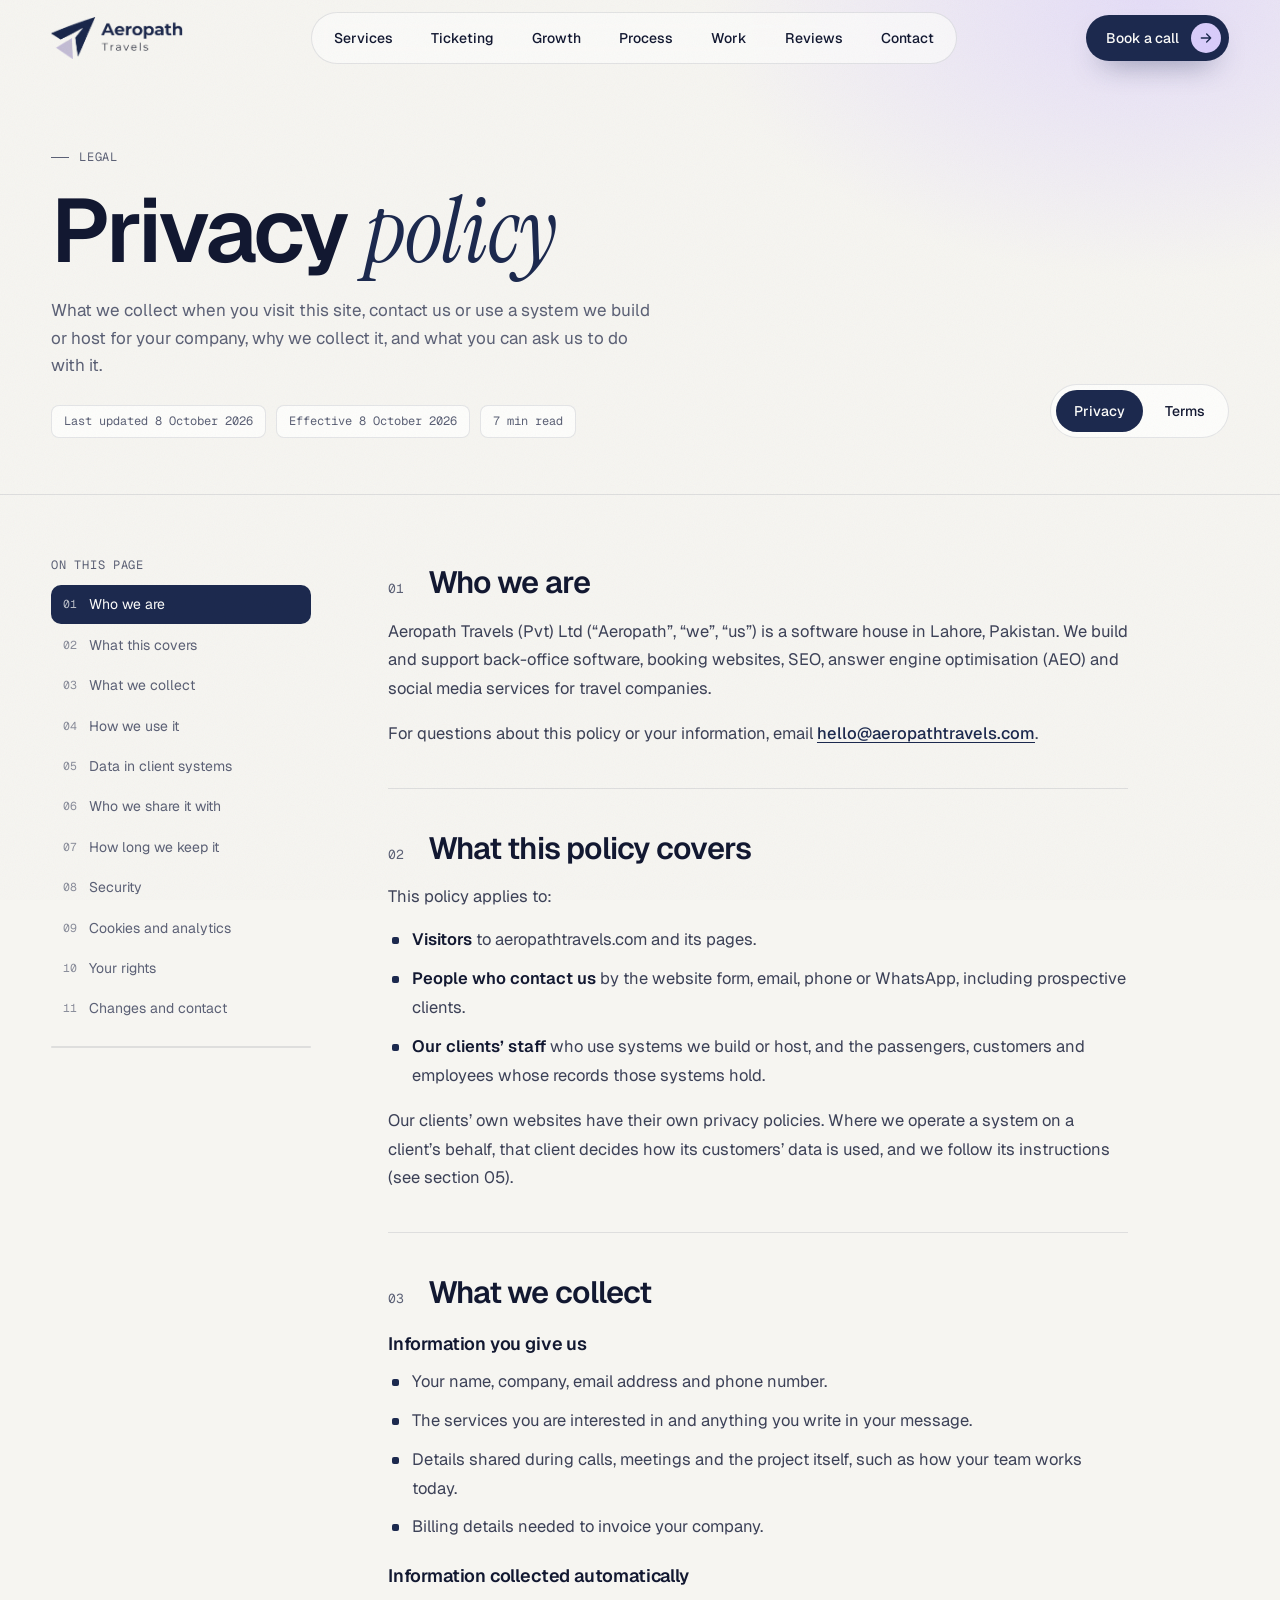
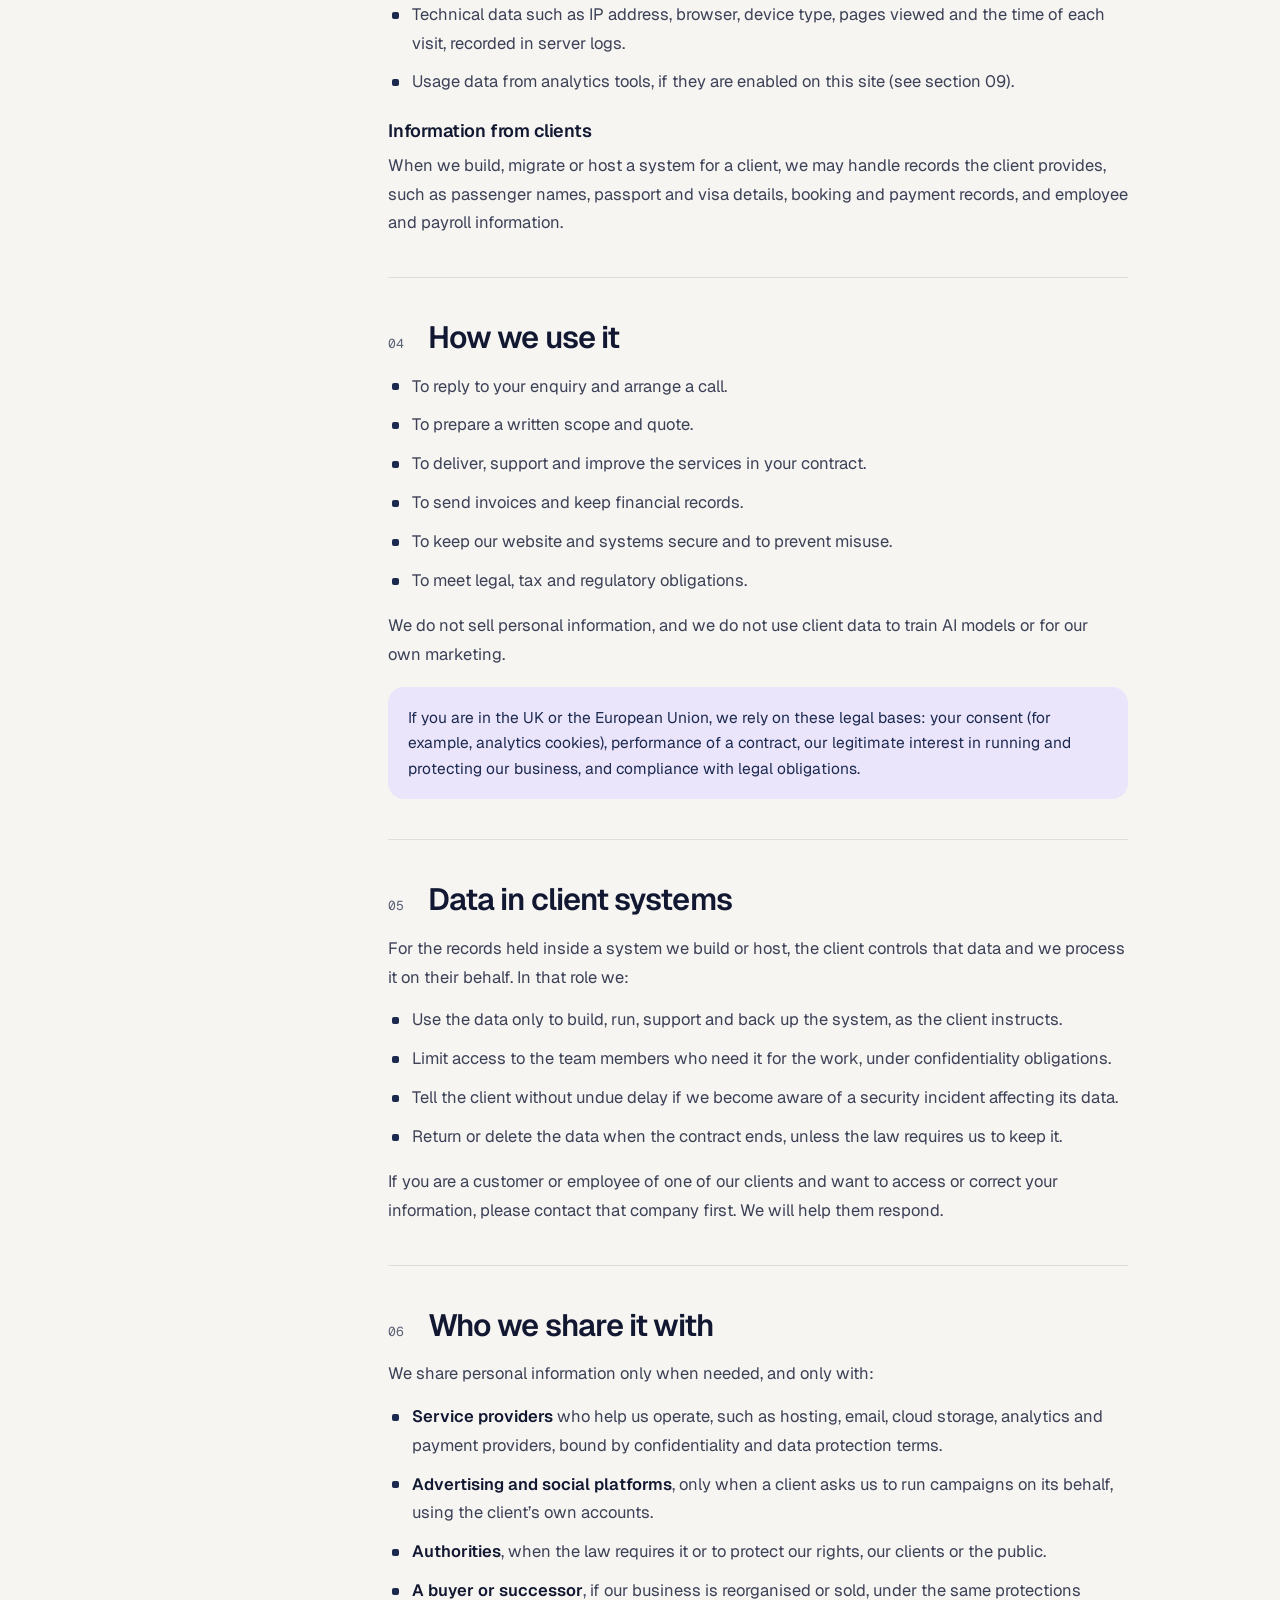
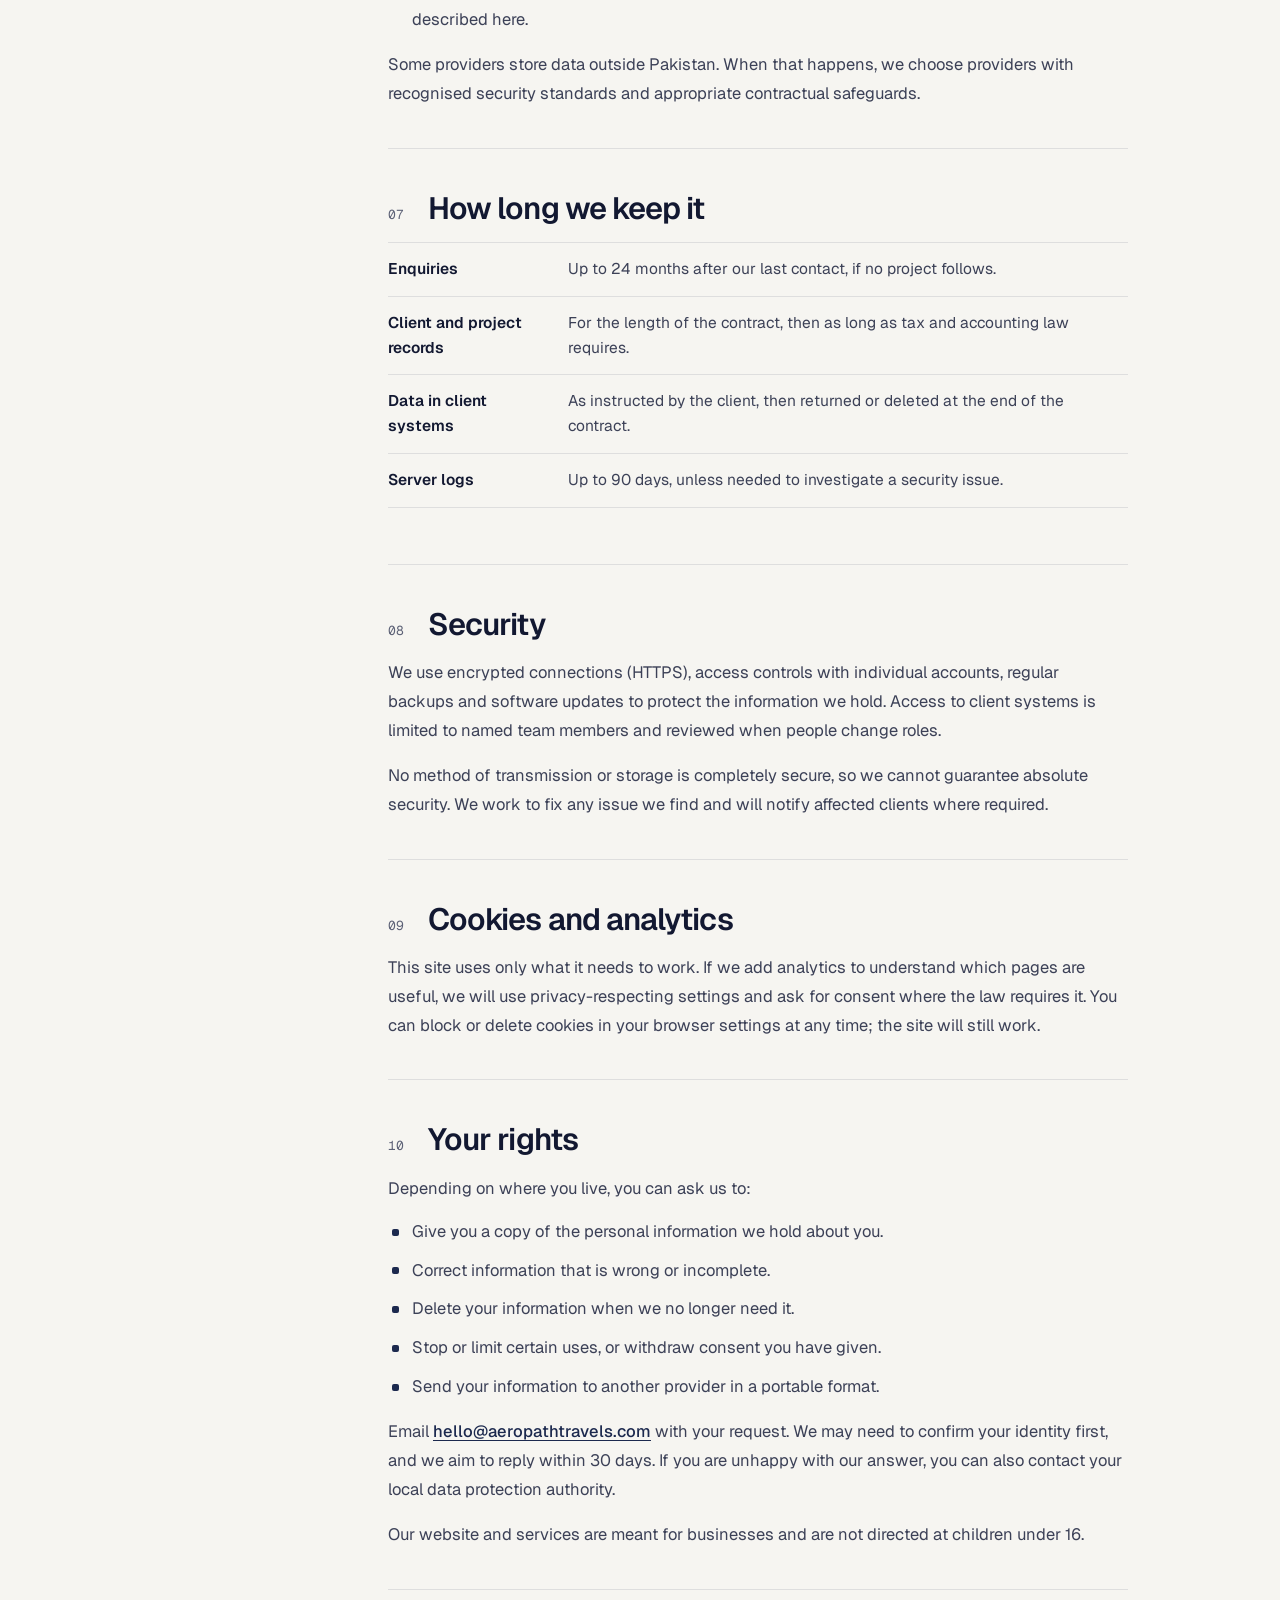
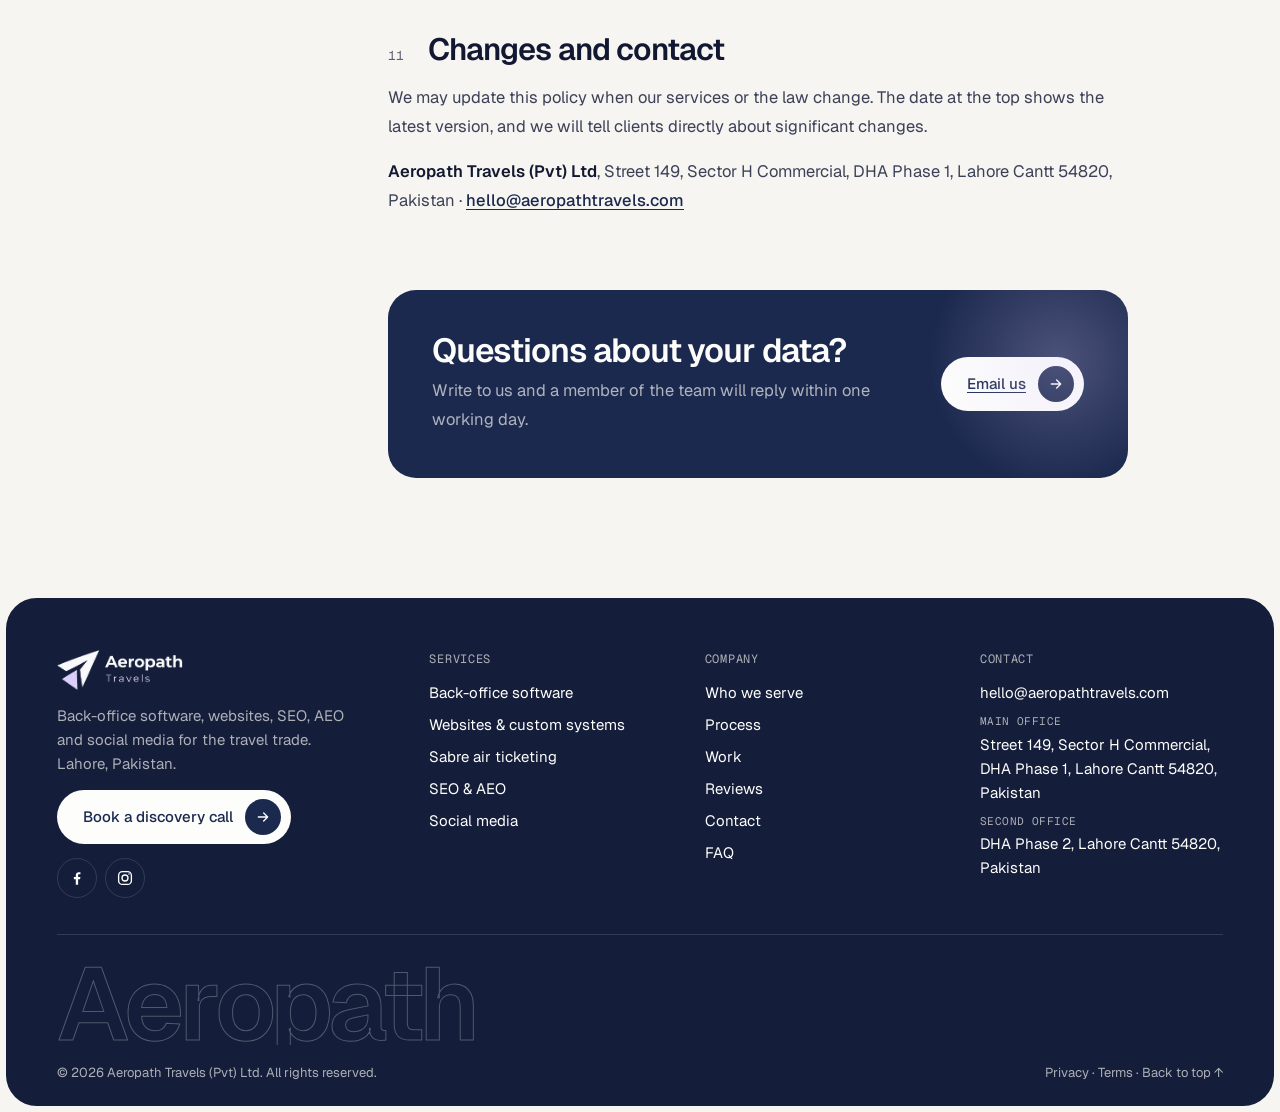
<file: privacy.html>
<!doctype html>
<html lang="en">
<head>
<meta charset="utf-8">
<meta name="viewport" content="width=device-width, initial-scale=1, viewport-fit=cover">
<title>Privacy policy | Aeropath Travels</title>
<meta name="description" content="How Aeropath Travels collects, uses and protects personal information from website visitors, enquiries and the client systems we build and host.">
<meta name="theme-color" content="#1c294e">
<meta property="og:type" content="website">
<meta property="og:title" content="Privacy policy | Aeropath Travels">
<meta property="og:image" content="img/favicon-512.png">
<link rel="icon" href="favicon.ico" sizes="any">
<link rel="icon" type="image/png" sizes="32x32" href="img/favicon-32.png">
<link rel="apple-touch-icon" href="img/apple-touch-icon.png">
<link rel="preconnect" href="https://fonts.googleapis.com">
<link rel="preconnect" href="https://fonts.gstatic.com" crossorigin>
<link rel="stylesheet" href="https://fonts.googleapis.com/css2?family=Geist:wght@400;500;600;700&family=Geist+Mono:wght@400;500&family=Instrument+Serif:ital@0;1&display=swap">
<link rel="stylesheet" href="css/site.css">
<link rel="stylesheet" href="css/legal.css">
</head>
<body data-page="legal">
<a class="skip" href="#main">Skip to content</a>
<div data-layout="header"></div>

<main id="main">
<span id="top"></span>
<section class="legal-hero">
  <div class="wrap">
    <div data-fade>
      <span class="label">Legal</span>
      <h1>Privacy <span class="serif">policy</span></h1>
      <p>What we collect when you visit this site, contact us or use a system we build or host for your company, why we collect it, and what you can ask us to do with it.</p>
      <div class="legal-meta"><span>Last updated 8 October 2026</span><span>Effective 8 October 2026</span><span>7 min read</span></div>
    </div>
    <nav class="switch" aria-label="Legal pages" data-fade><a href="privacy.html" aria-current="page">Privacy</a><a href="terms.html">Terms</a></nav>
  </div>
</section>

<section class="legal-body">
  <div class="wrap legal-grid">
    <aside class="toc" aria-label="On this page">
      <h2>On this page</h2>
      <ol>
        <li><a href="#who-we-are">Who we are</a></li>
        <li><a href="#scope">What this covers</a></li>
        <li><a href="#collect">What we collect</a></li>
        <li><a href="#use">How we use it</a></li>
        <li><a href="#client-data">Data in client systems</a></li>
        <li><a href="#sharing">Who we share it with</a></li>
        <li><a href="#retention">How long we keep it</a></li>
        <li><a href="#security">Security</a></li>
        <li><a href="#cookies">Cookies and analytics</a></li>
        <li><a href="#rights">Your rights</a></li>
        <li><a href="#changes">Changes and contact</a></li>
      </ol>
      <div class="toc-progress" aria-hidden="true"><i></i></div>
    </aside>

    <article class="prose">
      <section id="who-we-are" data-fade>
        <h2>Who we are</h2>
        <p>Aeropath Travels (Pvt) Ltd (&ldquo;Aeropath&rdquo;, &ldquo;we&rdquo;, &ldquo;us&rdquo;) is a software house in Lahore, Pakistan. We build and support back-office software, booking websites, SEO, answer engine optimisation (AEO) and social media services for travel companies.</p>
        <p>For questions about this policy or your information, email <a href="mailto:hello@aeropathtravels.com">hello@aeropathtravels.com</a>.</p>
      </section>

      <section id="scope" data-fade>
        <h2>What this policy covers</h2>
        <p>This policy applies to:</p>
        <ul>
          <li><strong>Visitors</strong> to aeropathtravels.com and its pages.</li>
          <li><strong>People who contact us</strong> by the website form, email, phone or WhatsApp, including prospective clients.</li>
          <li><strong>Our clients&rsquo; staff</strong> who use systems we build or host, and the passengers, customers and employees whose records those systems hold.</li>
        </ul>
        <p>Our clients&rsquo; own websites have their own privacy policies. Where we operate a system on a client&rsquo;s behalf, that client decides how its customers&rsquo; data is used, and we follow its instructions (see section 05).</p>
      </section>

      <section id="collect" data-fade>
        <h2>What we collect</h2>
        <h3>Information you give us</h3>
        <ul>
          <li>Your name, company, email address and phone number.</li>
          <li>The services you are interested in and anything you write in your message.</li>
          <li>Details shared during calls, meetings and the project itself, such as how your team works today.</li>
          <li>Billing details needed to invoice your company.</li>
        </ul>
        <h3>Information collected automatically</h3>
        <ul>
          <li>Technical data such as IP address, browser, device type, pages viewed and the time of each visit, recorded in server logs.</li>
          <li>Usage data from analytics tools, if they are enabled on this site (see section 09).</li>
        </ul>
        <h3>Information from clients</h3>
        <p>When we build, migrate or host a system for a client, we may handle records the client provides, such as passenger names, passport and visa details, booking and payment records, and employee and payroll information.</p>
      </section>

      <section id="use" data-fade>
        <h2>How we use it</h2>
        <ul>
          <li>To reply to your enquiry and arrange a call.</li>
          <li>To prepare a written scope and quote.</li>
          <li>To deliver, support and improve the services in your contract.</li>
          <li>To send invoices and keep financial records.</li>
          <li>To keep our website and systems secure and to prevent misuse.</li>
          <li>To meet legal, tax and regulatory obligations.</li>
        </ul>
        <p>We do not sell personal information, and we do not use client data to train AI models or for our own marketing.</p>
        <div class="callout">If you are in the UK or the European Union, we rely on these legal bases: your consent (for example, analytics cookies), performance of a contract, our legitimate interest in running and protecting our business, and compliance with legal obligations.</div>
      </section>

      <section id="client-data" data-fade>
        <h2>Data in client systems</h2>
        <p>For the records held inside a system we build or host, the client controls that data and we process it on their behalf. In that role we:</p>
        <ul>
          <li>Use the data only to build, run, support and back up the system, as the client instructs.</li>
          <li>Limit access to the team members who need it for the work, under confidentiality obligations.</li>
          <li>Tell the client without undue delay if we become aware of a security incident affecting its data.</li>
          <li>Return or delete the data when the contract ends, unless the law requires us to keep it.</li>
        </ul>
        <p>If you are a customer or employee of one of our clients and want to access or correct your information, please contact that company first. We will help them respond.</p>
      </section>

      <section id="sharing" data-fade>
        <h2>Who we share it with</h2>
        <p>We share personal information only when needed, and only with:</p>
        <ul>
          <li><strong>Service providers</strong> who help us operate, such as hosting, email, cloud storage, analytics and payment providers, bound by confidentiality and data protection terms.</li>
          <li><strong>Advertising and social platforms</strong>, only when a client asks us to run campaigns on its behalf, using the client&rsquo;s own accounts.</li>
          <li><strong>Authorities</strong>, when the law requires it or to protect our rights, our clients or the public.</li>
          <li><strong>A buyer or successor</strong>, if our business is reorganised or sold, under the same protections described here.</li>
        </ul>
        <p>Some providers store data outside Pakistan. When that happens, we choose providers with recognised security standards and appropriate contractual safeguards.</p>
      </section>

      <section id="retention" data-fade>
        <h2>How long we keep it</h2>
        <dl class="def">
          <dt>Enquiries</dt><dd>Up to 24 months after our last contact, if no project follows.</dd>
          <dt>Client and project records</dt><dd>For the length of the contract, then as long as tax and accounting law requires.</dd>
          <dt>Data in client systems</dt><dd>As instructed by the client, then returned or deleted at the end of the contract.</dd>
          <dt>Server logs</dt><dd>Up to 90 days, unless needed to investigate a security issue.</dd>
        </dl>
      </section>

      <section id="security" data-fade>
        <h2>Security</h2>
        <p>We use encrypted connections (HTTPS), access controls with individual accounts, regular backups and software updates to protect the information we hold. Access to client systems is limited to named team members and reviewed when people change roles.</p>
        <p>No method of transmission or storage is completely secure, so we cannot guarantee absolute security. We work to fix any issue we find and will notify affected clients where required.</p>
      </section>

      <section id="cookies" data-fade>
        <h2>Cookies and analytics</h2>
        <p>This site uses only what it needs to work. If we add analytics to understand which pages are useful, we will use privacy-respecting settings and ask for consent where the law requires it. You can block or delete cookies in your browser settings at any time; the site will still work.</p>
      </section>

      <section id="rights" data-fade>
        <h2>Your rights</h2>
        <p>Depending on where you live, you can ask us to:</p>
        <ul>
          <li>Give you a copy of the personal information we hold about you.</li>
          <li>Correct information that is wrong or incomplete.</li>
          <li>Delete your information when we no longer need it.</li>
          <li>Stop or limit certain uses, or withdraw consent you have given.</li>
          <li>Send your information to another provider in a portable format.</li>
        </ul>
        <p>Email <a href="mailto:hello@aeropathtravels.com">hello@aeropathtravels.com</a> with your request. We may need to confirm your identity first, and we aim to reply within 30 days. If you are unhappy with our answer, you can also contact your local data protection authority.</p>
        <p>Our website and services are meant for businesses and are not directed at children under 16.</p>
      </section>

      <section id="changes" data-fade>
        <h2>Changes and contact</h2>
        <p>We may update this policy when our services or the law change. The date at the top shows the latest version, and we will tell clients directly about significant changes.</p>
        <p><strong>Aeropath Travels (Pvt) Ltd</strong>, Street 149, Sector H Commercial, DHA Phase 1, Lahore Cantt 54820, Pakistan &middot; <a href="mailto:hello@aeropathtravels.com">hello@aeropathtravels.com</a></p>
      </section>

      <div class="legal-cta" data-fade>
        <div><h2>Questions about your data?</h2><p>Write to us and a member of the team will reply within one working day.</p></div>
        <a class="btn btn-light" href="mailto:hello@aeropathtravels.com">Email us <span class="arr"><svg viewBox="0 0 24 24" fill="none" stroke="currentColor" stroke-width="2" stroke-linecap="round" stroke-linejoin="round"><path d="M5 12h14M13 6l6 6-6 6"/></svg></span></a>
      </div>
    </article>
  </div>
</section>
</main>

<div data-layout="footer"></div>
<script src="js/site.js"></script>
<script src="js/legal.js"></script>
</body>
</html>
</file>
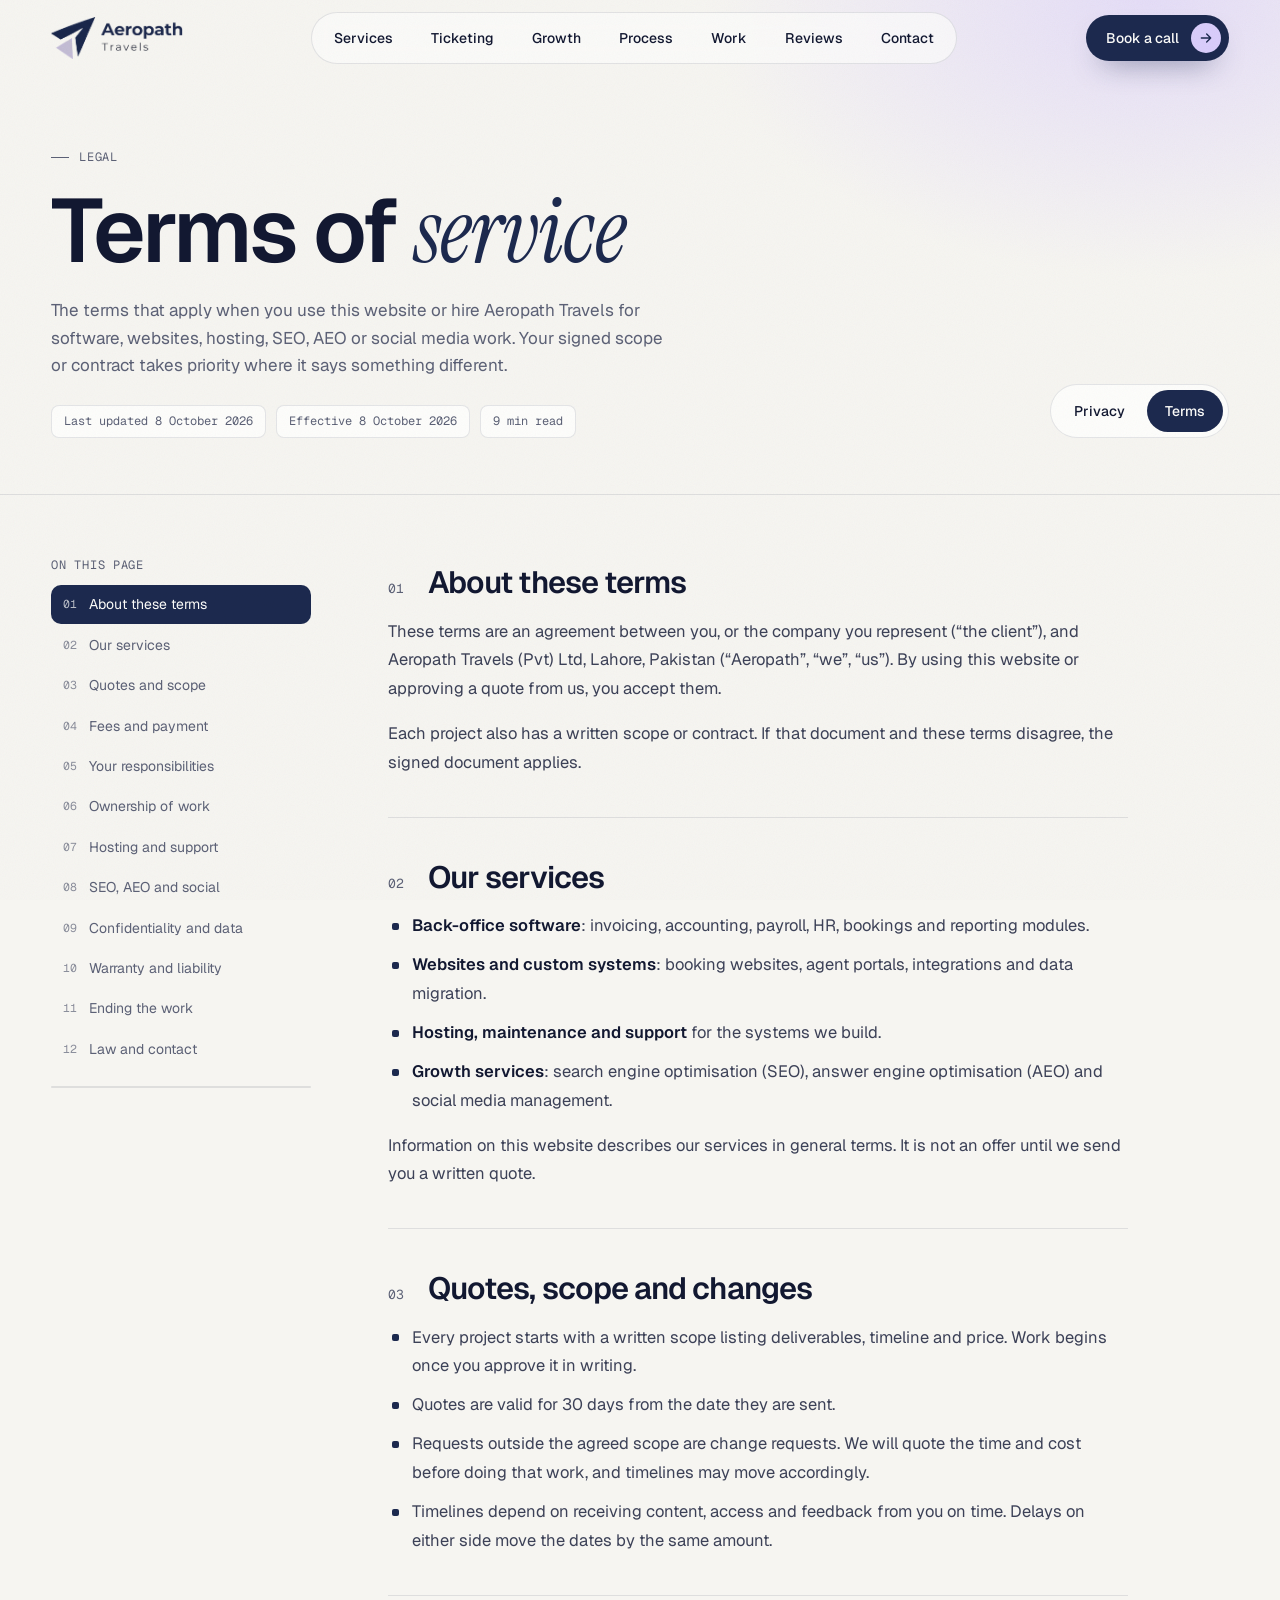
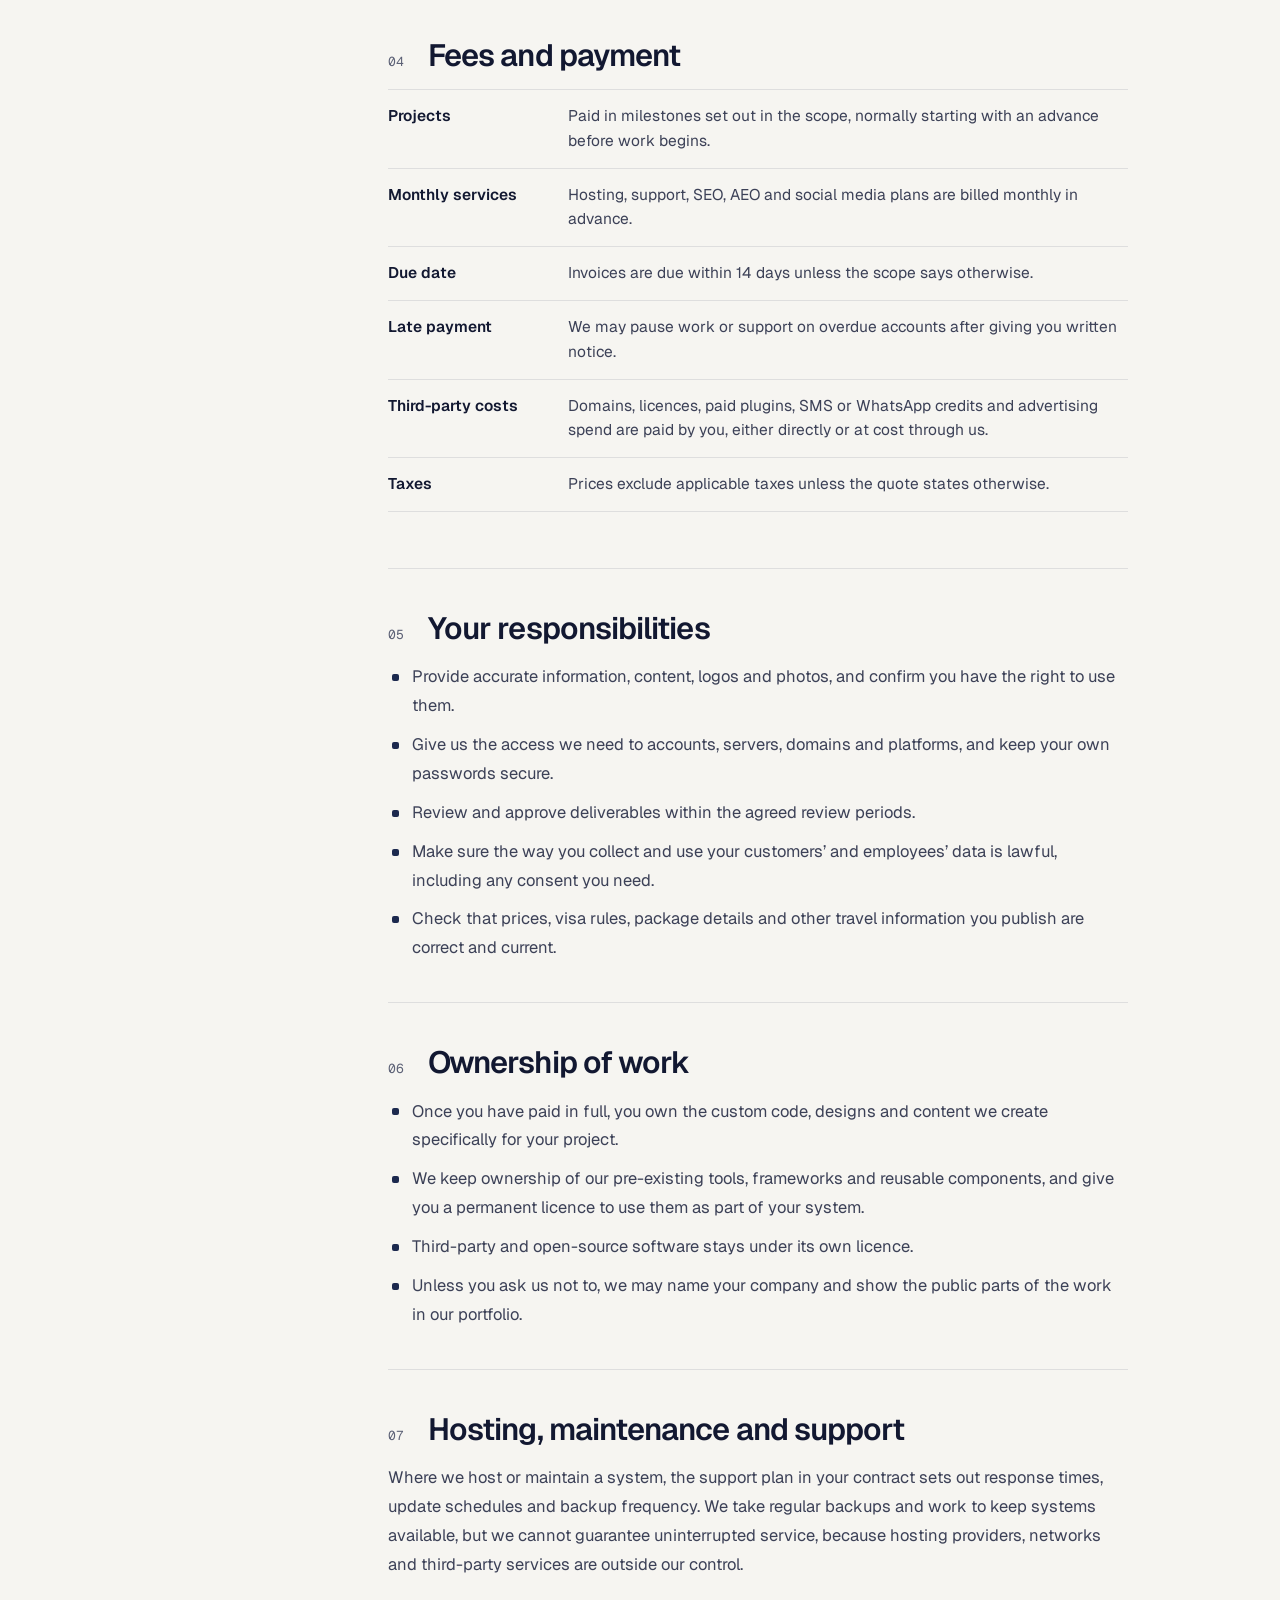
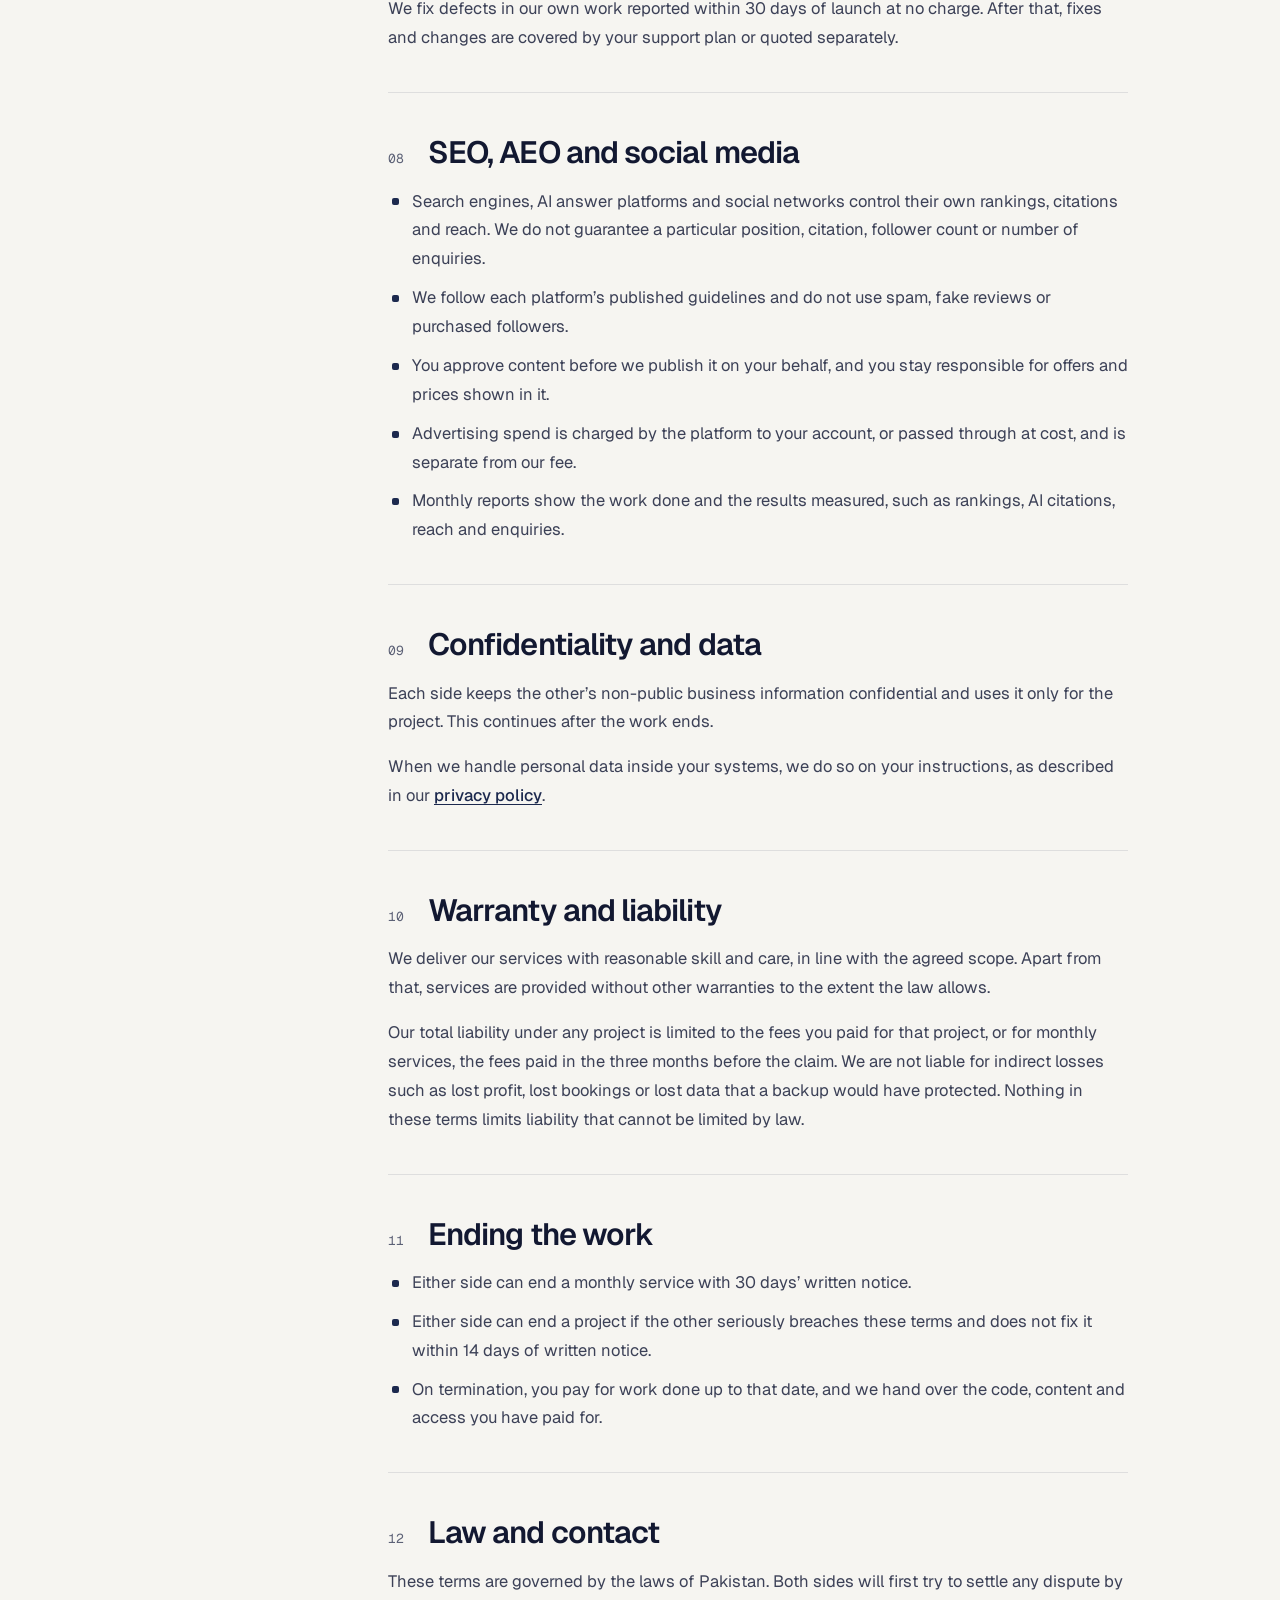
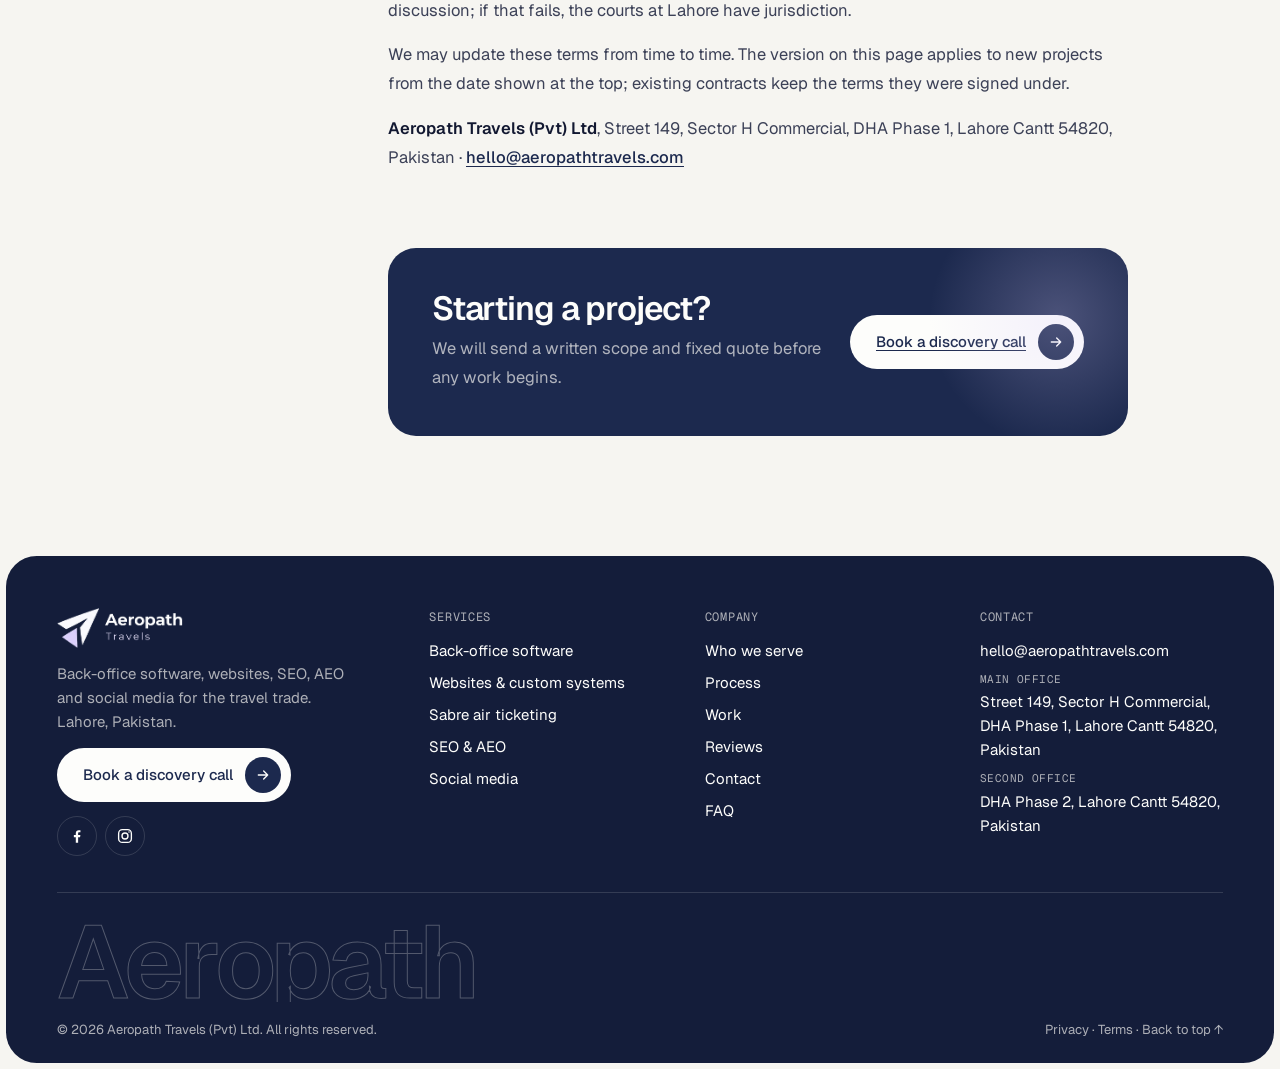
<file: terms.html>
<!doctype html>
<html lang="en">
<head>
<meta charset="utf-8">
<meta name="viewport" content="width=device-width, initial-scale=1, viewport-fit=cover">
<title>Terms of service | Aeropath Travels</title>
<meta name="description" content="The terms that apply when you use the Aeropath Travels website or hire us for software, websites, hosting, SEO, AEO or social media services.">
<meta name="theme-color" content="#1c294e">
<meta property="og:type" content="website">
<meta property="og:title" content="Terms of service | Aeropath Travels">
<meta property="og:image" content="img/favicon-512.png">
<link rel="icon" href="favicon.ico" sizes="any">
<link rel="icon" type="image/png" sizes="32x32" href="img/favicon-32.png">
<link rel="apple-touch-icon" href="img/apple-touch-icon.png">
<link rel="preconnect" href="https://fonts.googleapis.com">
<link rel="preconnect" href="https://fonts.gstatic.com" crossorigin>
<link rel="stylesheet" href="https://fonts.googleapis.com/css2?family=Geist:wght@400;500;600;700&family=Geist+Mono:wght@400;500&family=Instrument+Serif:ital@0;1&display=swap">
<link rel="stylesheet" href="css/site.css">
<link rel="stylesheet" href="css/legal.css">
</head>
<body data-page="legal">
<a class="skip" href="#main">Skip to content</a>
<div data-layout="header"></div>

<main id="main">
<span id="top"></span>
<section class="legal-hero">
  <div class="wrap">
    <div data-fade>
      <span class="label">Legal</span>
      <h1>Terms of <span class="serif">service</span></h1>
      <p>The terms that apply when you use this website or hire Aeropath Travels for software, websites, hosting, SEO, AEO or social media work. Your signed scope or contract takes priority where it says something different.</p>
      <div class="legal-meta"><span>Last updated 8 October 2026</span><span>Effective 8 October 2026</span><span>9 min read</span></div>
    </div>
    <nav class="switch" aria-label="Legal pages" data-fade><a href="privacy.html">Privacy</a><a href="terms.html" aria-current="page">Terms</a></nav>
  </div>
</section>

<section class="legal-body">
  <div class="wrap legal-grid">
    <aside class="toc" aria-label="On this page">
      <h2>On this page</h2>
      <ol>
        <li><a href="#about">About these terms</a></li>
        <li><a href="#services">Our services</a></li>
        <li><a href="#scope">Quotes and scope</a></li>
        <li><a href="#payment">Fees and payment</a></li>
        <li><a href="#client">Your responsibilities</a></li>
        <li><a href="#ip">Ownership of work</a></li>
        <li><a href="#hosting">Hosting and support</a></li>
        <li><a href="#growth">SEO, AEO and social</a></li>
        <li><a href="#confidential">Confidentiality and data</a></li>
        <li><a href="#liability">Warranty and liability</a></li>
        <li><a href="#termination">Ending the work</a></li>
        <li><a href="#law">Law and contact</a></li>
      </ol>
      <div class="toc-progress" aria-hidden="true"><i></i></div>
    </aside>

    <article class="prose">
      <section id="about" data-fade>
        <h2>About these terms</h2>
        <p>These terms are an agreement between you, or the company you represent (&ldquo;the client&rdquo;), and Aeropath Travels (Pvt) Ltd, Lahore, Pakistan (&ldquo;Aeropath&rdquo;, &ldquo;we&rdquo;, &ldquo;us&rdquo;). By using this website or approving a quote from us, you accept them.</p>
        <p>Each project also has a written scope or contract. If that document and these terms disagree, the signed document applies.</p>
      </section>

      <section id="services" data-fade>
        <h2>Our services</h2>
        <ul>
          <li><strong>Back-office software</strong>: invoicing, accounting, payroll, HR, bookings and reporting modules.</li>
          <li><strong>Websites and custom systems</strong>: booking websites, agent portals, integrations and data migration.</li>
          <li><strong>Hosting, maintenance and support</strong> for the systems we build.</li>
          <li><strong>Growth services</strong>: search engine optimisation (SEO), answer engine optimisation (AEO) and social media management.</li>
        </ul>
        <p>Information on this website describes our services in general terms. It is not an offer until we send you a written quote.</p>
      </section>

      <section id="scope" data-fade>
        <h2>Quotes, scope and changes</h2>
        <ul>
          <li>Every project starts with a written scope listing deliverables, timeline and price. Work begins once you approve it in writing.</li>
          <li>Quotes are valid for 30 days from the date they are sent.</li>
          <li>Requests outside the agreed scope are change requests. We will quote the time and cost before doing that work, and timelines may move accordingly.</li>
          <li>Timelines depend on receiving content, access and feedback from you on time. Delays on either side move the dates by the same amount.</li>
        </ul>
      </section>

      <section id="payment" data-fade>
        <h2>Fees and payment</h2>
        <dl class="def">
          <dt>Projects</dt><dd>Paid in milestones set out in the scope, normally starting with an advance before work begins.</dd>
          <dt>Monthly services</dt><dd>Hosting, support, SEO, AEO and social media plans are billed monthly in advance.</dd>
          <dt>Due date</dt><dd>Invoices are due within 14 days unless the scope says otherwise.</dd>
          <dt>Late payment</dt><dd>We may pause work or support on overdue accounts after giving you written notice.</dd>
          <dt>Third-party costs</dt><dd>Domains, licences, paid plugins, SMS or WhatsApp credits and advertising spend are paid by you, either directly or at cost through us.</dd>
          <dt>Taxes</dt><dd>Prices exclude applicable taxes unless the quote states otherwise.</dd>
        </dl>
      </section>

      <section id="client" data-fade>
        <h2>Your responsibilities</h2>
        <ul>
          <li>Provide accurate information, content, logos and photos, and confirm you have the right to use them.</li>
          <li>Give us the access we need to accounts, servers, domains and platforms, and keep your own passwords secure.</li>
          <li>Review and approve deliverables within the agreed review periods.</li>
          <li>Make sure the way you collect and use your customers&rsquo; and employees&rsquo; data is lawful, including any consent you need.</li>
          <li>Check that prices, visa rules, package details and other travel information you publish are correct and current.</li>
        </ul>
      </section>

      <section id="ip" data-fade>
        <h2>Ownership of work</h2>
        <ul>
          <li>Once you have paid in full, you own the custom code, designs and content we create specifically for your project.</li>
          <li>We keep ownership of our pre-existing tools, frameworks and reusable components, and give you a permanent licence to use them as part of your system.</li>
          <li>Third-party and open-source software stays under its own licence.</li>
          <li>Unless you ask us not to, we may name your company and show the public parts of the work in our portfolio.</li>
        </ul>
      </section>

      <section id="hosting" data-fade>
        <h2>Hosting, maintenance and support</h2>
        <p>Where we host or maintain a system, the support plan in your contract sets out response times, update schedules and backup frequency. We take regular backups and work to keep systems available, but we cannot guarantee uninterrupted service, because hosting providers, networks and third-party services are outside our control.</p>
        <p>We fix defects in our own work reported within 30 days of launch at no charge. After that, fixes and changes are covered by your support plan or quoted separately.</p>
      </section>

      <section id="growth" data-fade>
        <h2>SEO, AEO and social media</h2>
        <ul>
          <li>Search engines, AI answer platforms and social networks control their own rankings, citations and reach. We do not guarantee a particular position, citation, follower count or number of enquiries.</li>
          <li>We follow each platform&rsquo;s published guidelines and do not use spam, fake reviews or purchased followers.</li>
          <li>You approve content before we publish it on your behalf, and you stay responsible for offers and prices shown in it.</li>
          <li>Advertising spend is charged by the platform to your account, or passed through at cost, and is separate from our fee.</li>
          <li>Monthly reports show the work done and the results measured, such as rankings, AI citations, reach and enquiries.</li>
        </ul>
      </section>

      <section id="confidential" data-fade>
        <h2>Confidentiality and data</h2>
        <p>Each side keeps the other&rsquo;s non-public business information confidential and uses it only for the project. This continues after the work ends.</p>
        <p>When we handle personal data inside your systems, we do so on your instructions, as described in our <a href="privacy.html">privacy policy</a>.</p>
      </section>

      <section id="liability" data-fade>
        <h2>Warranty and liability</h2>
        <p>We deliver our services with reasonable skill and care, in line with the agreed scope. Apart from that, services are provided without other warranties to the extent the law allows.</p>
        <p>Our total liability under any project is limited to the fees you paid for that project, or for monthly services, the fees paid in the three months before the claim. We are not liable for indirect losses such as lost profit, lost bookings or lost data that a backup would have protected. Nothing in these terms limits liability that cannot be limited by law.</p>
      </section>

      <section id="termination" data-fade>
        <h2>Ending the work</h2>
        <ul>
          <li>Either side can end a monthly service with 30 days&rsquo; written notice.</li>
          <li>Either side can end a project if the other seriously breaches these terms and does not fix it within 14 days of written notice.</li>
          <li>On termination, you pay for work done up to that date, and we hand over the code, content and access you have paid for.</li>
        </ul>
      </section>

      <section id="law" data-fade>
        <h2>Law and contact</h2>
        <p>These terms are governed by the laws of Pakistan. Both sides will first try to settle any dispute by discussion; if that fails, the courts at Lahore have jurisdiction.</p>
        <p>We may update these terms from time to time. The version on this page applies to new projects from the date shown at the top; existing contracts keep the terms they were signed under.</p>
        <p><strong>Aeropath Travels (Pvt) Ltd</strong>, Street 149, Sector H Commercial, DHA Phase 1, Lahore Cantt 54820, Pakistan &middot; <a href="mailto:hello@aeropathtravels.com">hello@aeropathtravels.com</a></p>
      </section>

      <div class="legal-cta" data-fade>
        <div><h2>Starting a project?</h2><p>We will send a written scope and fixed quote before any work begins.</p></div>
        <a class="btn btn-light" href="index.html#contact">Book a discovery call <span class="arr"><svg viewBox="0 0 24 24" fill="none" stroke="currentColor" stroke-width="2" stroke-linecap="round" stroke-linejoin="round"><path d="M5 12h14M13 6l6 6-6 6"/></svg></span></a>
      </div>
    </article>
  </div>
</section>
</main>

<div data-layout="footer"></div>
<script src="js/site.js"></script>
<script src="js/legal.js"></script>
</body>
</html>
</file>
<file: css/site.css>
/* Aeropath Travels shared styles: tokens, base, buttons, header, mobile menu, footer. Used by every page. */
:root{
  --paper:#f6f5f1;
  --paper-2:#eeece5;
  --white:#fdfdfb;
  --ink:#121831;
  --navy:#1c294e;
  --navy-2:#141d3a;
  --lav:#d9cdfb;
  --lav-soft:#ebe5fc;
  --muted:#5c6176;
  --muted-on-dark:rgba(246,245,241,.68);
  --line:rgba(18,24,49,.1);
  --line-dark:rgba(246,245,241,.14);
  --shadow:0 30px 60px -32px rgba(20,29,58,.38);
  --font:"Geist",ui-sans-serif,system-ui,sans-serif;
  --serif:"Instrument Serif",Georgia,serif;
  --mono:"Geist Mono",ui-monospace,monospace;
  --nav-h:76px;
  --gutter:clamp(16px,4vw,56px);
  --ease:cubic-bezier(.16,1,.3,1);
  --z-menu:60;--z-header:70;--z-progress:80;--z-grain:90;
  color-scheme:light;
}
*,*::before,*::after{box-sizing:border-box}
html{scrollbar-width:none;-ms-overflow-style:none;-webkit-text-size-adjust:100%}
html::-webkit-scrollbar,body::-webkit-scrollbar{display:none}
.no-bar{scrollbar-width:none;-ms-overflow-style:none}
.no-bar::-webkit-scrollbar{display:none}
body{margin:0;background:var(--paper);color:var(--ink);font-family:var(--font);font-size:16px;line-height:1.6;-webkit-font-smoothing:antialiased;text-rendering:optimizeLegibility}
main,footer{overflow-x:clip}
img{max-width:100%;display:block}
svg{display:block}
a{color:inherit;text-decoration:none}
h1,h2,h3{font-weight:600;letter-spacing:-.035em;line-height:1.02;margin:0;text-wrap:balance}
p{margin:0;text-wrap:pretty}
button{font:inherit;cursor:pointer;border:0;background:none;color:inherit;padding:0}
:focus-visible{outline:2px solid var(--navy);outline-offset:3px;border-radius:8px}
.serif{font-family:var(--serif);font-style:italic;font-weight:400;letter-spacing:-.01em}
.wrap{width:min(1320px,100%);margin-inline:auto;padding-inline:var(--gutter)}
.label{display:inline-flex;align-items:center;gap:10px;font-family:var(--mono);font-size:12px;letter-spacing:.06em;text-transform:uppercase;color:var(--muted)}
.label::before{content:"";width:18px;height:1px;background:currentColor}
.skip{position:absolute;left:16px;top:-60px;z-index:100;background:var(--navy);color:var(--white);padding:10px 16px;border-radius:10px;transition:top .2s}
.skip:focus{top:16px}

/* Grain + progress */
.grain{position:fixed;inset:0;pointer-events:none;z-index:var(--z-grain);opacity:.05;mix-blend-mode:multiply;background-image:url("data:image/svg+xml,%3Csvg xmlns='http://www.w3.org/2000/svg' width='160' height='160'%3E%3Cfilter id='n'%3E%3CfeTurbulence type='fractalNoise' baseFrequency='.9' numOctaves='3' stitchTiles='stitch'/%3E%3C/filter%3E%3Crect width='100%25' height='100%25' filter='url(%23n)'/%3E%3C/svg%3E")}
.progress{position:fixed;top:0;left:0;right:0;height:2px;background:var(--navy);transform-origin:left;transform:scaleX(0);z-index:var(--z-progress)}

/* Buttons */
.btn{display:inline-flex;align-items:center;justify-content:center;gap:12px;height:54px;padding:0 10px 0 26px;border-radius:999px;font-weight:500;font-size:15px;white-space:nowrap;transition:transform .3s var(--ease),background .3s,color .3s,box-shadow .3s}
.btn:active{transform:scale(.97)}
.btn .arr{width:36px;height:36px;border-radius:999px;display:grid;place-items:center;transition:transform .45s var(--ease)}
.btn .arr svg{width:16px;height:16px}
.btn:hover .arr{transform:rotate(-45deg)}
.btn-dark{background:var(--navy);color:var(--white);box-shadow:0 14px 30px -16px rgba(28,41,78,.7)}
.btn-dark .arr{background:var(--lav);color:var(--navy)}
.btn-dark:hover{background:var(--navy-2);transform:translateY(-2px)}
.btn-light{background:var(--white);color:var(--navy)}
.btn-light .arr{background:var(--navy);color:var(--white)}
.btn-light:hover{transform:translateY(-2px)}
.link{display:inline-flex;align-items:center;gap:8px;font-weight:500;color:var(--navy);padding:6px 0;background:linear-gradient(currentColor,currentColor) left bottom/0 1px no-repeat;transition:background-size .45s var(--ease)}
.link:hover{background-size:100% 1px}
.link svg{width:16px;height:16px}

/* Header */
.site-header{position:fixed;top:0;left:0;right:0;z-index:var(--z-header);padding-top:env(safe-area-inset-top,0px);transition:background .4s,box-shadow .4s,transform .5s var(--ease)}
.site-header.scrolled{background:rgba(246,245,241,.82);backdrop-filter:blur(18px) saturate(160%);-webkit-backdrop-filter:blur(18px) saturate(160%);box-shadow:0 1px 0 var(--line)}
.site-header.hide{transform:translateY(-100%)}
.nav{height:var(--nav-h);display:flex;align-items:center;justify-content:space-between;gap:24px}
.brand{display:flex;align-items:center;position:relative;height:42px}
.brand img{height:42px;width:auto;transition:opacity .4s}
.brand .on-dark{position:absolute;left:0;top:0;opacity:0}
.nav-links{display:flex;gap:6px;list-style:none;margin:0;padding:6px;border-radius:999px;background:rgba(253,253,251,.7);border:1px solid var(--line);backdrop-filter:blur(10px);-webkit-backdrop-filter:blur(10px)}
.nav-links a{display:block;padding:8px 16px;border-radius:999px;font-size:14px;font-weight:500;color:var(--ink);transition:background .3s,color .3s}
.nav-links a:hover{background:var(--lav-soft)}
.nav-links a.active{background:var(--navy);color:var(--white)}
.nav-cta{display:flex;align-items:center;gap:12px}
.nav-cta .btn{height:46px;font-size:14px;padding:0 8px 0 20px}
.nav-cta .btn .arr{width:30px;height:30px}
.burger{display:none;width:50px;height:50px;border-radius:999px;background:var(--navy);position:relative;transition:background .4s}
.burger span{position:absolute;left:15px;width:20px;height:2px;border-radius:2px;background:var(--white);transition:transform .5s var(--ease),top .5s var(--ease),opacity .3s}
.burger span:nth-child(1){top:19px}.burger span:nth-child(2){top:24px}.burger span:nth-child(3){top:29px}
body.menu-open .site-header{background:transparent;box-shadow:none;backdrop-filter:none;-webkit-backdrop-filter:none;transform:none}
body.menu-open .brand .on-light{opacity:0}
body.menu-open .brand .on-dark{opacity:1}
body.menu-open .burger{background:var(--lav)}
body.menu-open .burger span{background:var(--navy)}
body.menu-open .burger span:nth-child(1){top:24px;transform:rotate(45deg)}
body.menu-open .burger span:nth-child(2){opacity:0;transform:scaleX(0)}
body.menu-open .burger span:nth-child(3){top:24px;transform:rotate(-45deg)}

/* Mobile menu */
.mobile-menu{position:fixed;inset:0;z-index:var(--z-menu);background:var(--navy-2);color:var(--white);display:flex;flex-direction:column;justify-content:space-between;gap:32px;padding:calc(env(safe-area-inset-top,0px) + var(--nav-h) + 28px) 24px calc(env(safe-area-inset-bottom,0px) + 28px);clip-path:circle(0% at calc(100% - 40px) 38px);transition:clip-path .8s cubic-bezier(.76,0,.24,1),visibility 0s .8s;visibility:hidden;overflow-y:auto}
.mobile-menu.open{clip-path:circle(150% at calc(100% - 40px) 38px);visibility:visible;transition:clip-path .8s cubic-bezier(.76,0,.24,1),visibility 0s}
.mobile-menu ul{list-style:none;margin:0;padding:0;display:grid}
.mobile-menu li{overflow:hidden;border-bottom:1px solid var(--line-dark)}
.mobile-menu li a{display:flex;align-items:baseline;justify-content:space-between;padding:14px 0;font-size:clamp(32px,9vw,46px);font-weight:500;letter-spacing:-.03em;line-height:1.1;transform:translateY(105%);transition:transform .7s var(--ease)}
.mobile-menu li a small{font-family:var(--mono);font-size:12px;letter-spacing:0;color:var(--muted-on-dark)}
.mobile-menu.open li a{transform:none}
.mobile-menu.open li:nth-child(2) a{transition-delay:.06s}.mobile-menu.open li:nth-child(3) a{transition-delay:.12s}.mobile-menu.open li:nth-child(4) a{transition-delay:.18s}.mobile-menu.open li:nth-child(5) a{transition-delay:.24s}
.mobile-menu.open li:nth-child(1) a{transition-delay:0s}
.menu-pics{display:grid;grid-template-columns:repeat(3,1fr);gap:8px;opacity:0;transform:translateY(16px);transition:opacity .6s .35s,transform .8s .35s var(--ease)}
.menu-pics img{aspect-ratio:3/4;object-fit:cover;border-radius:12px;width:100%}
.menu-foot{display:flex;flex-wrap:wrap;align-items:center;justify-content:space-between;gap:16px;opacity:0;transition:opacity .6s .45s;font-size:14px;color:var(--muted-on-dark)}
.mobile-menu.open .menu-pics,.mobile-menu.open .menu-foot{opacity:1;transform:none}


/* Footer */
footer{background:var(--navy-2);color:var(--white);margin:0 clamp(3px,.45vw,7px) calc(clamp(3px,.45vw,7px) + env(safe-area-inset-bottom,0px));border-radius:clamp(22px,2.4vw,36px);padding:52px 0 22px;overflow:hidden}
.foot-top{display:grid;grid-template-columns:1.4fr 1fr 1fr 1fr;gap:32px;padding-bottom:36px;border-bottom:1px solid var(--line-dark)}
.foot-top .brand-col{display:grid;gap:14px;align-content:start}
.foot-top .brand-col img{height:40px;width:auto}
.foot-top .brand-col p{color:var(--muted-on-dark);max-width:36ch;font-size:15px}
.social{display:flex;gap:8px}
.social a{width:40px;height:40px;border-radius:999px;display:grid;place-items:center;border:1px solid var(--line);color:var(--navy);transition:background .3s,color .3s,border-color .3s,transform .45s var(--ease)}
.social a:hover{background:var(--navy);border-color:var(--navy);color:var(--white);transform:translateY(-2px)}
.social svg{width:18px;height:18px}
.social.on-dark a{border-color:var(--line-dark);color:var(--white)}
.social.on-dark a:hover{background:var(--lav);border-color:var(--lav);color:var(--navy)}
.foot-top h4{margin:0 0 12px;font-family:var(--mono);font-size:12px;font-weight:400;text-transform:uppercase;letter-spacing:.06em;color:var(--muted-on-dark)}
.foot-top ul{list-style:none;margin:0;padding:0;display:grid;gap:8px;font-size:15px}
.foot-top ul a{transition:color .3s}
.foot-top ul a:hover{color:var(--lav)}
.foot-top ul small{display:block;font-family:var(--mono);font-size:11px;letter-spacing:.04em;text-transform:uppercase;color:var(--muted-on-dark);margin-bottom:2px}
.wordmark{font-size:clamp(44px,8vw,120px);font-weight:600;letter-spacing:-.06em;line-height:.8;padding-top:28px;display:flex;overflow:hidden;color:transparent;-webkit-text-stroke:1px rgba(246,245,241,.28);user-select:none}
.wordmark span{display:inline-block}
.foot-bottom{display:flex;justify-content:space-between;flex-wrap:wrap;gap:12px;padding-top:18px;font-size:13px;color:var(--muted-on-dark)}

section[id]{scroll-margin-top:var(--nav-h)}
@media (max-width:1100px){
  .nav-links{display:none}
}
@media (max-width:1024px){
  .foot-top{grid-template-columns:1fr 1fr}
  .foot-top .brand-col{grid-column:1/-1}
}
@media (max-width:860px){
  .nav-cta .btn{display:none}
  .burger{display:block}
}
@media (max-width:640px){
  :root{--nav-h:68px}
  .brand img{height:36px}.brand{height:36px}
  .foot-top{grid-template-columns:1fr 1fr;gap:26px 16px;padding-bottom:28px}
  .foot-top > div:last-child{grid-column:1/-1}
  footer{padding-top:40px}
}
@media (prefers-reduced-motion:reduce){
  .mobile-menu,.mobile-menu li a{transition-duration:.01s}
}
</file>
<file: css/legal.css>
/* Aeropath Travels legal pages (privacy, terms). Loaded after site.css. */
.legal-hero{position:relative;padding:calc(var(--nav-h) + env(safe-area-inset-top,0px) + 64px) 0 56px;border-bottom:1px solid var(--line);overflow:hidden}
.legal-hero::before{content:"";position:absolute;inset:0;background:radial-gradient(50% 80% at 90% 0%,rgba(217,205,251,.6),transparent 70%);z-index:-1;pointer-events:none}
.legal-hero .wrap{display:grid;grid-template-columns:1fr auto;gap:32px;align-items:end}
.legal-hero h1{font-size:clamp(46px,7vw,104px);margin-top:18px}
.legal-hero h1 .serif{color:var(--navy)}
.legal-hero p{margin-top:20px;color:var(--muted);font-size:17px;max-width:56ch}
.legal-meta{display:flex;flex-wrap:wrap;gap:10px;margin-top:26px}
.legal-meta span{font-family:var(--mono);font-size:12px;padding:6px 12px;border-radius:8px;background:var(--white);border:1px solid var(--line);color:var(--muted)}
.switch{display:flex;gap:4px;padding:5px;border-radius:999px;background:var(--white);border:1px solid var(--line)}
.switch a{padding:10px 18px;border-radius:999px;font-size:14px;font-weight:500;transition:background .3s,color .3s}
.switch a:hover{background:var(--lav-soft)}
.switch a[aria-current="page"]{background:var(--navy);color:var(--white)}

.legal-body{padding:64px 0 120px}
.legal-grid{display:grid;grid-template-columns:260px 1fr;gap:clamp(32px,6vw,96px);align-items:start}
.toc{position:sticky;top:calc(var(--nav-h) + 28px)}
.toc h2{font-family:var(--mono);font-size:12px;font-weight:400;text-transform:uppercase;letter-spacing:.06em;color:var(--muted);margin-bottom:14px}
.toc ol{list-style:none;margin:0;padding:0;display:grid;gap:2px;counter-reset:toc}
.toc a{display:flex;gap:12px;padding:8px 12px;border-radius:10px;font-size:14px;color:var(--muted);transition:background .3s,color .3s}
.toc a::before{counter-increment:toc;content:counter(toc,decimal-leading-zero);font-family:var(--mono);font-size:11.5px;padding-top:2px;opacity:.7}
.toc a:hover{background:var(--paper-2);color:var(--ink)}
.toc a.active{background:var(--navy);color:var(--white)}
.toc-progress{height:2px;background:var(--line);border-radius:2px;margin-top:18px;overflow:hidden}
.toc-progress i{display:block;height:100%;background:var(--navy);transform-origin:left;transform:scaleX(0)}

.prose{max-width:740px;counter-reset:sec}
.prose section{padding:8px 0 40px;margin-bottom:36px;border-bottom:1px solid var(--line)}
.prose section:last-of-type{border-bottom:0}
.prose section h2{font-size:clamp(26px,2.4vw,34px);letter-spacing:-.03em;display:flex;gap:16px;align-items:baseline;margin-bottom:18px}
.prose section h2::before{counter-increment:sec;content:counter(sec,decimal-leading-zero);font-family:var(--mono);font-size:13px;font-weight:400;letter-spacing:0;color:var(--muted);min-width:24px}
.prose h3{font-size:18px;letter-spacing:-.01em;margin:26px 0 10px}
.prose p,.prose li{color:#3c4157;font-size:16.5px;line-height:1.75}
.prose p + p,.prose ul + p,.prose dl + p{margin-top:16px}
.prose ul{margin:14px 0 0;padding:0;list-style:none;display:grid;gap:10px}
.prose ul li{position:relative;padding-left:24px}
.prose ul li::before{content:"";position:absolute;left:4px;top:.72em;width:7px;height:7px;border-radius:2px;background:var(--navy)}
.prose a{color:var(--navy);font-weight:500;text-decoration:underline;text-decoration-thickness:1px;text-underline-offset:3px}
.prose strong{color:var(--ink);font-weight:600}
.callout{margin-top:18px;padding:18px 20px;border-radius:16px;background:var(--lav-soft);color:var(--navy);font-size:15.5px;line-height:1.65}
.def{display:grid;grid-template-columns:180px 1fr;gap:0;margin-top:16px;border-top:1px solid var(--line)}
.def dt,.def dd{padding:14px 0;border-bottom:1px solid var(--line);margin:0;font-size:15.5px}
.def dt{font-weight:600;color:var(--ink);padding-right:16px}
.def dd{color:#3c4157}

.legal-cta{margin-top:20px;border-radius:28px;background:var(--navy);color:var(--white);padding:clamp(26px,4vw,44px);display:grid;grid-template-columns:1fr auto;gap:24px;align-items:center;position:relative;overflow:hidden}
.legal-cta::after{content:"";position:absolute;right:-60px;top:-60px;width:260px;height:260px;border-radius:50%;background:radial-gradient(circle,rgba(217,205,251,.25),transparent 70%)}
.legal-cta h2{font-size:clamp(26px,2.6vw,36px)}
.legal-cta p{color:var(--muted-on-dark);margin-top:8px;max-width:48ch}

[data-fade]{opacity:0;transform:translateY(24px);transition:opacity .9s var(--ease),transform 1s var(--ease)}
[data-fade].in{opacity:1;transform:none}

@media (max-width:1024px){
  .legal-grid{grid-template-columns:1fr}
  .toc{position:relative;top:auto;padding:18px;border-radius:20px;background:var(--white);border:1px solid var(--line)}
  .toc ol{grid-template-columns:1fr 1fr}
  .toc-progress{display:none}
}
@media (max-width:640px){
  .legal-hero .wrap{grid-template-columns:1fr}
  .toc ol{grid-template-columns:1fr}
  .def{grid-template-columns:1fr}
  .def dt{border-bottom:0;padding-bottom:2px}
  .legal-cta{grid-template-columns:1fr}
}
@media (prefers-reduced-motion:reduce){
  [data-fade]{opacity:1;transform:none;transition:none}
}
</file>
